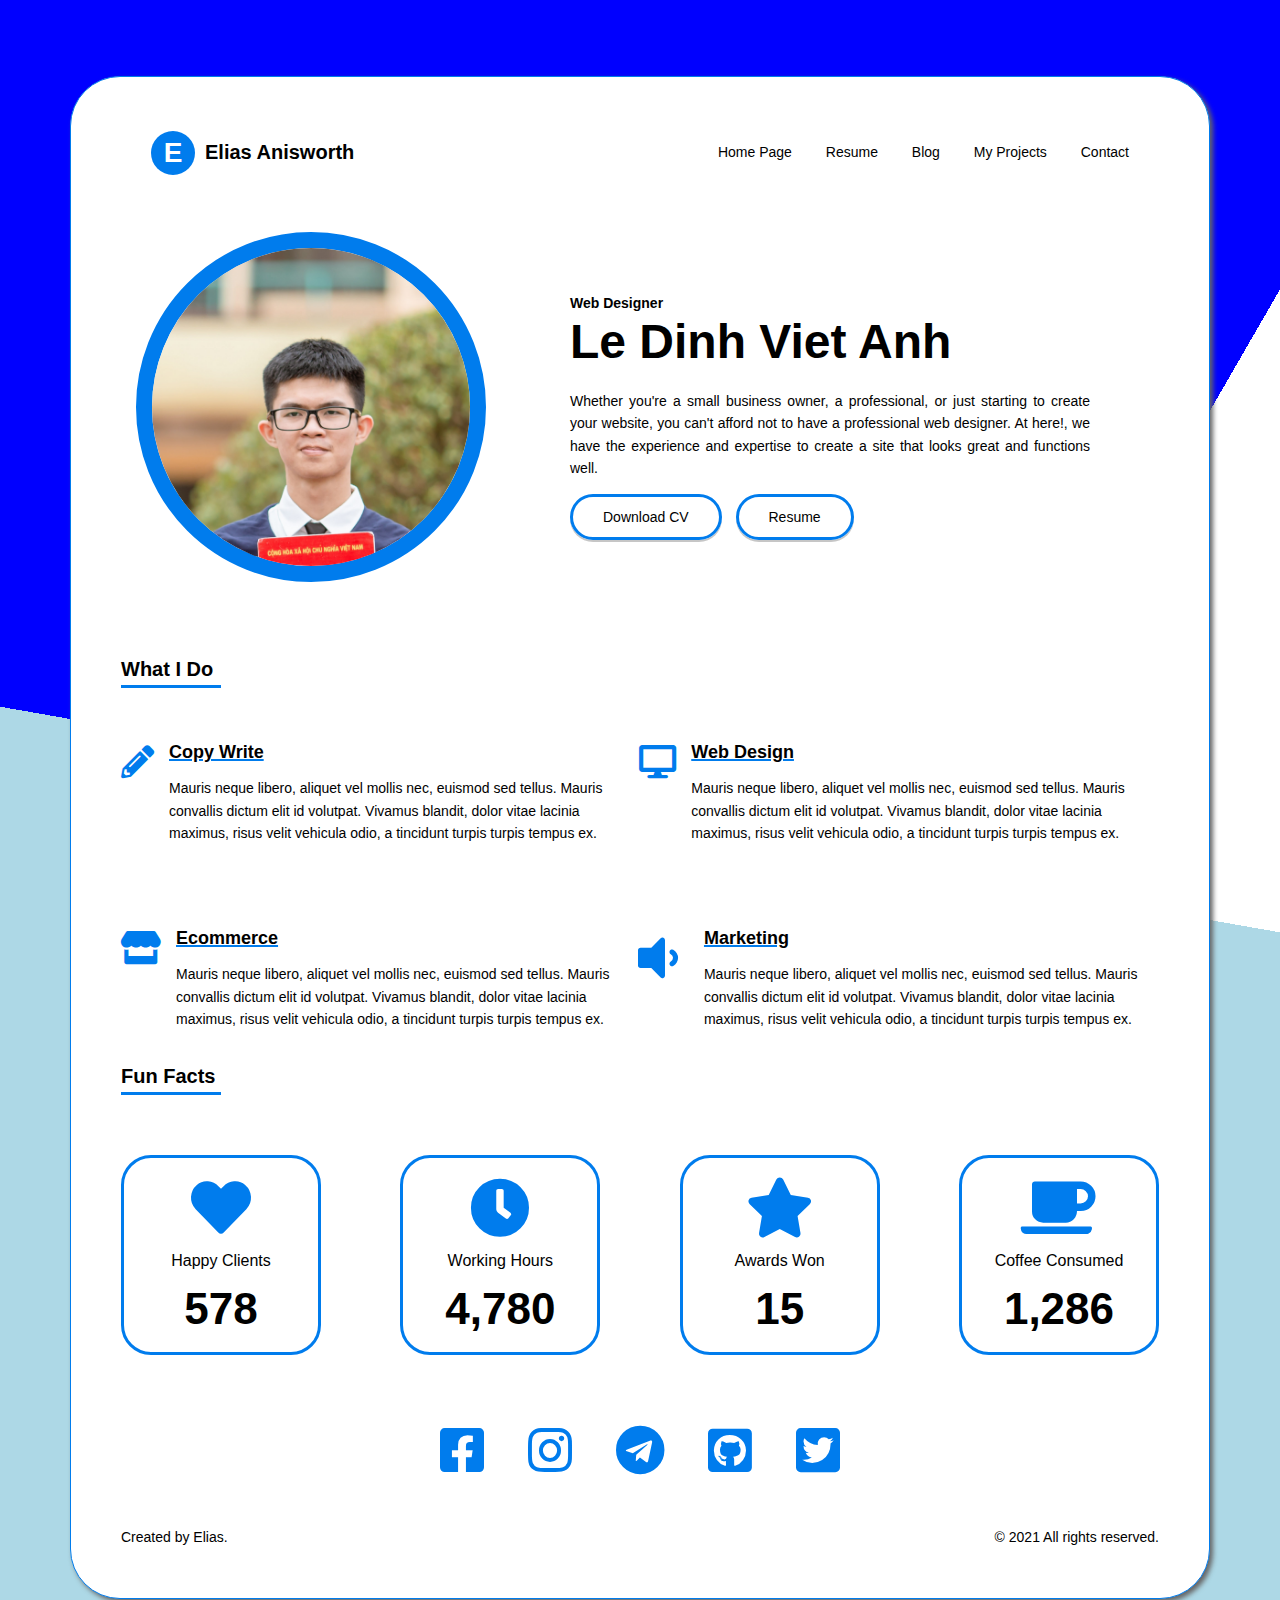
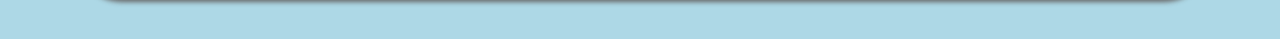
<file: index.html>
<!doctype html>
<html lang="en">
<head>
    <meta charset="UTF-8">
    <meta name="viewport" content="width=device-width, user-scalable=no, initial-scale=1.0, maximum-scale=1.0, minimum-scale=1.0">
    <meta http-equiv="X-UA-Compatible" content="ie=edge">
    <title>The first my CV</title>
    <link rel="icon" href="assets/img/ico-homepage/e.ico" type="image/x-icon" />
    <link rel="stylesheet" href="./assets/CSS/style-PC.css">
    <link rel="stylesheet" href="./assets/img/icons/fontawesome-free-5.15.4-web/css/all.css">
    <link rel="stylesheet" href="assets/CSS/css-js.css"> <!--thêm class cta vào để có animation-->
    <script src="assets/JS/js-animation.js"></script>
</head>
<body>
<div class="view-all ">
    <div class="view" >
        <!--Start Header-->
        <div class="header">
            <div class="nav">
                <ul class="main-nav logo-main">
                    <li class="logo-symbol" >E</li>
                    <li class="nav-items logo-text">Elias Anisworth</li>
                </ul>
                <ul class="main-nav ">
                    <li class="nav-items cta" ><a href="#">Home Page</a></li>
                    <li class="nav-items cta" ><a href="index-resume.html">Resume</a></li>
                    <li class="nav-items" ><a href="index-blogs.html">Blog</a></li>
                    <li class="nav-items" ><a href="#">My Projects</a></li>
                    <li class="nav-items" ><a href="index-contact.html">Contact</a></li>
                </ul>
            </div>
        </div>
        <!--Begin Header-->

        <!--Start Review My Sefl-->
        <div class="slider">
            <div class="content">
                <div class="profile-avt__mysefl" ><img class="img-avt" src="assets/img/Avatar/Profile-Avatar.jpg" alt="Avatar"></div>
                <div class="content-mysefl">
                    <div class="text__mysefl" >
                        <h1>Web Designer</h1>
                        <h2>Le Dinh Viet Anh</h2>
                        <p>Whether you're a small business owner, a professional, or just starting to create your website, you can't afford not to have a professional web designer. At here!, we have the experience and expertise to create a site that looks great and functions well.</p>
                    </div>
                    <div class="btn__mysefl" >
                        <a href="#" class="downCV-btn" >Download CV</a>
                        <a href="index-resume.html" class="aboutme-btn cta anim-trans" >Resume</a>
                    </div>
                </div>
            </div>
        </div>
        <!--Begin Review My Self-->
        <div class="What-I-Do">
            <h1>What I Do</h1>
            <div class="layout-w">
                <div class="layout2-w">
                    <div class="layout1-w">
                        <div class="content-w layout-items-w">
                            <div class="icons-w ">
                                <i class="fas fa-pencil-alt ico-w"></i>
                            </div>
                            <div class="content-w-s">
                                <h2>Copy Write</h2>
                                <p>Mauris neque libero, aliquet vel mollis nec, euismod sed tellus. Mauris convallis dictum elit id volutpat. Vivamus blandit, dolor vitae lacinia maximus, risus velit vehicula odio, a tincidunt turpis turpis tempus ex.</p>
                            </div>
                        </div>

                        <div class="content-w layout-items-w">
                            <div class="icons-w ">
                                <i class="fas fa-desktop ico-w"></i>
                            </div>
                            <div class="content-w-s">
                                <h2>Web Design</h2>
                                <p>Mauris neque libero, aliquet vel mollis nec, euismod sed tellus. Mauris convallis dictum elit id volutpat. Vivamus blandit, dolor vitae lacinia maximus, risus velit vehicula odio, a tincidunt turpis turpis tempus ex.</p>            </div>
                        </div>
                    </div>

                    <div class="layout1-w">
                        <div class="content-w layout-items-w">
                            <div class="icons-w ">
                                <i class="fas fa-store ico-w"></i>
                            </div>
                            <div class="content-w-s">
                                <h2>Ecommerce</h2>
                                <p>Mauris neque libero, aliquet vel mollis nec, euismod sed tellus. Mauris convallis dictum elit id volutpat. Vivamus blandit, dolor vitae lacinia maximus, risus velit vehicula odio, a tincidunt turpis turpis tempus ex.</p>
                            </div>
                        </div>

                        <div class="content-w layout-items-w">
                            <div class="icons-w ">
                                <i class="fas fa-volume-down ico-w"></i>
                            </div>
                            <div class="content-w-s">
                                <h2>Marketing</h2>
                                <p>Mauris neque libero, aliquet vel mollis nec, euismod sed tellus. Mauris convallis dictum elit id volutpat. Vivamus blandit, dolor vitae lacinia maximus, risus velit vehicula odio, a tincidunt turpis turpis tempus ex.</p>
                            </div>
                        </div>
                    </div>
                </div>
            </div>
        </div>
        <div class="funfacts">
            <h1>Fun Facts</h1>
            <div class="facts-main">
                <div class="facts-items">
                    <div class="zxc">
                        <i class="fas fa-heart facts-icos"></i>
                        <p>Happy Clients</p>
                        <h1>578</h1>
                    </div>
                </div>
                <div class="facts-items">
                    <i class="fas fa-clock facts-icos"></i>
                    <p>Working Hours</p>
                    <h1>4,780</h1>
                </div>
                <div class="facts-items">
                    <i class="fas fa-star facts-icos"></i>
                    <p>Awards Won</p>
                    <h1>15</h1>
                </div>
                <div class="facts-items">
                    <i class="fas fa-coffee facts-icos"></i>
                    <p>Coffee Consumed</p>
                    <h1>1,286</h1>
                </div>
            </div>
        </div>

        <div class="footer">
            <div class="footer-socicals">
                <a href="https://www.facebook.com/VietAnh24521/" target="_blank" ><i class="fab fa-facebook-square footer-ico"></i></a>
                <a href="https://www.instagram.com/le.dinh.vanh/" target="_blank" ><i class="fab fa-instagram footer-ico"></i></a>
                <a href="https://t.me/Contactvanh21" target="_blank" ><i class="fab fa-telegram footer-ico"></i></a>
                <a href="https://github.com/" target="_blank" ><i class="fab fa-github-square footer-ico"></i></a>
                <a href="https://twitter.com/EliasAnisworth" target="_blank" ><i class="fab fa-twitter-square footer-ico"></i></a>
            </div>
            <div class="text-footer">
                <p>Created by Elias.</p>
                <p>© 2021 All rights reserved.</p>
            </div>
        </div>
    </div>
</div>

<script src="assets/JS/js-animation.js"></script>

</body>
</html>
</file>
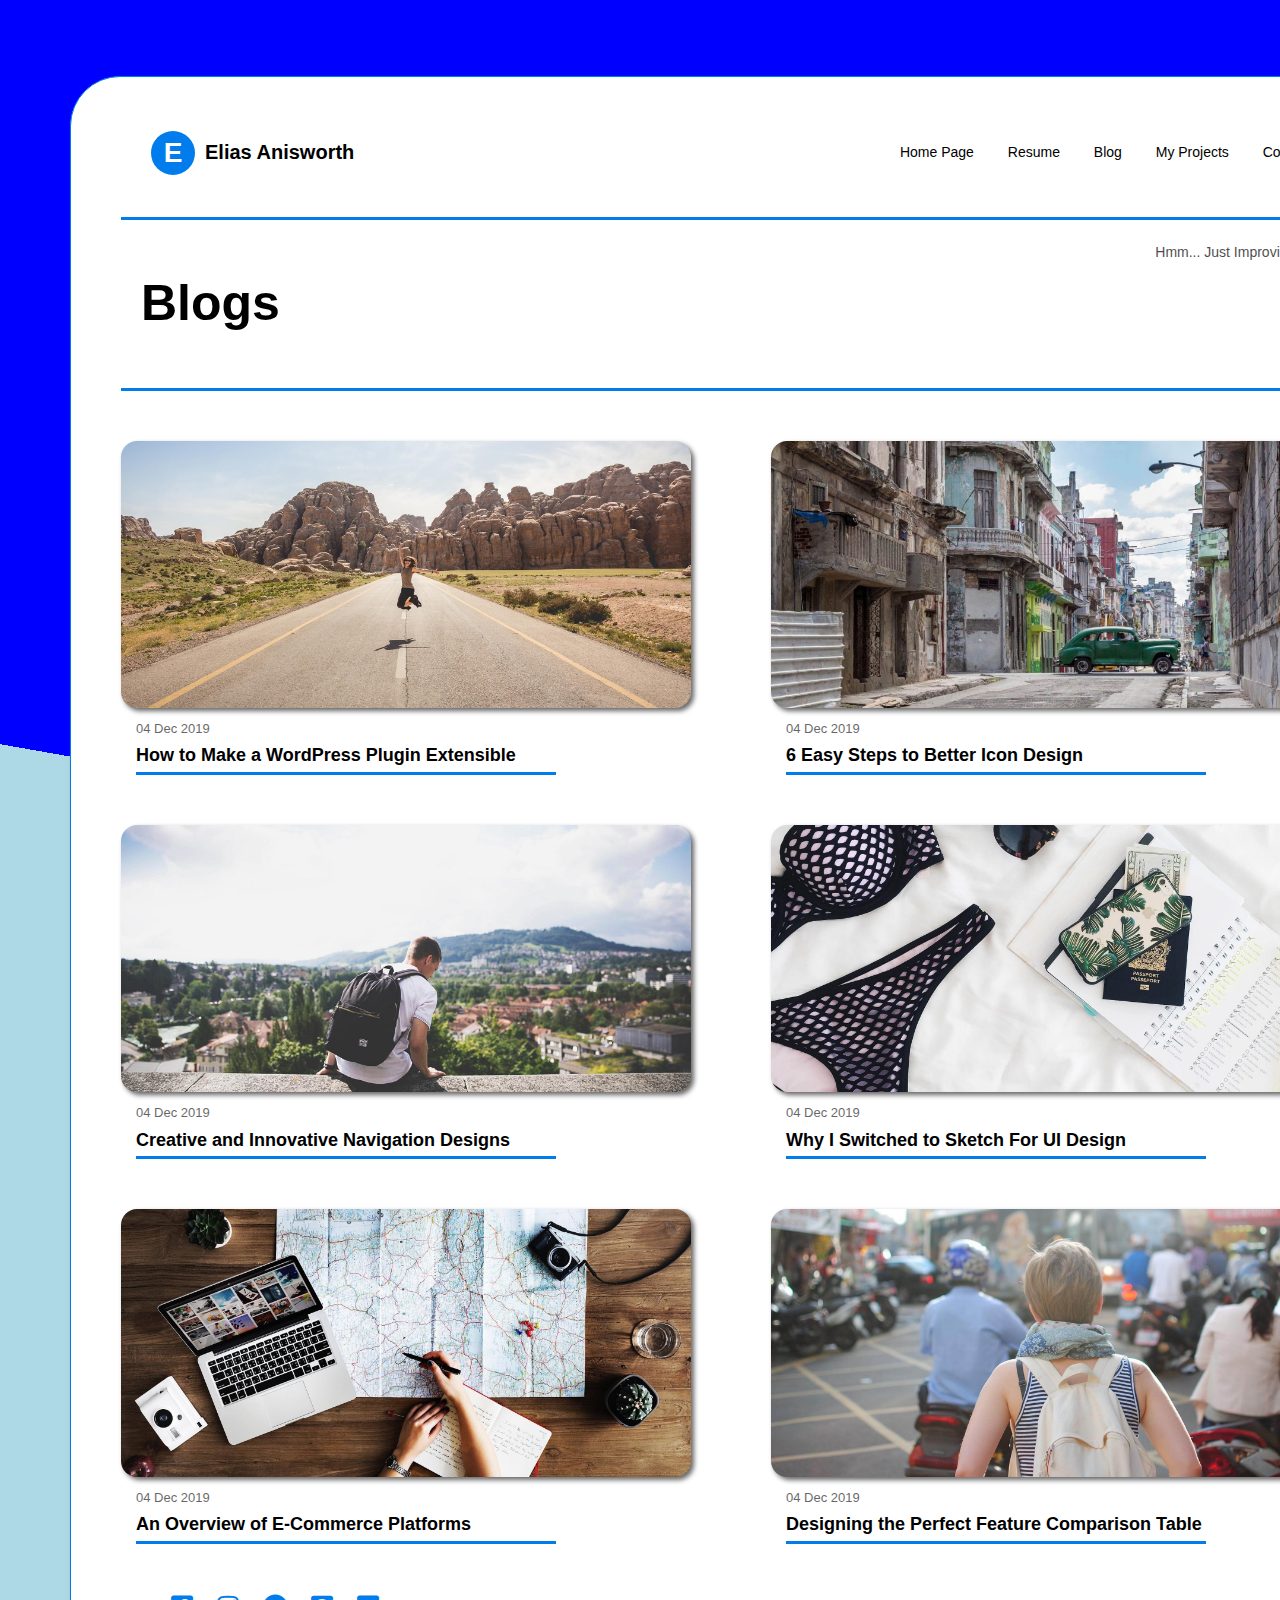
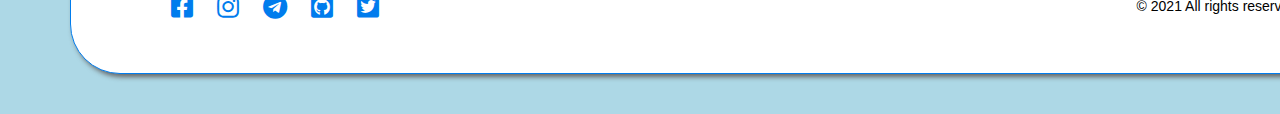
<file: index-blogs.html>
<!DOCTYPE html>
<html lang="en">
<head>
    <meta charset="UTF-8">
    <meta name="viewport"
          content="width=device-width, user-scalable=no, initial-scale=1.0, maximum-scale=1.0, minimum-scale=1.0">
    <meta http-equiv="X-UA-Compatible" content="ie=edge">
    <title>Blogs</title>
    <link rel="stylesheet" href="assets/CSS/blogs.css">
    <link rel="stylesheet" href="./assets/img/icons/fontawesome-free-5.15.4-web/css/all.css">
    <link rel="icon" href="assets/img/ico-homepage/e.ico" type="image/x-icon" />
</head>
<body>
    <div class="view-all ">
        <div class="view" >
            <!--Start Header-->
            <div class="header">
                <div class="nav">
                    <ul class="main-nav logo-main">
                        <li class="logo-symbol" >E</li>
                        <li class="nav-items logo-text">Elias Anisworth</li>
                    </ul>
                    <ul class="main-nav ">
                        <li class="nav-items" ><a href="index.html">Home Page</a></li>
                        <li class="nav-items" ><a href="index-resume.html">Resume</a></li>
                        <li class="nav-items" ><a href="index-blogs.html">Blog</a></li>
                        <li class="nav-items" ><a href="#">My Projects</a></li>
                        <li class="nav-items" ><a href="index-contact.html">Contact</a></li>
                    </ul>
                </div>
            </div>
            <!--Begin Header-->

            <!--start blogs-->
            <div class="title-name">
                <div class="title-big-name">
                    <h1>Blogs</h1>
                    <p>Hmm... Just Improvisation!</p>
                </div>
            </div>
            <!--begin blogs-->
            <!--columns start-->
                <div class="blogs">
                    <div class="blogs-items-1 blogs-content">
                        <div class="blogs-img">
                            <a href="#"><img class="zoom" src="assets/img/blogs-img/img-blogs-1.jpg" alt=""></a>
                        </div>
                        <div class="blogs-title">
                            <p>04 Dec 2019</p>
                            <h1>How to Make a WordPress Plugin Extensible</h1>
                        </div>
                    </div>
                    <div class="blogs-items-2 blogs-content">
                        <div class="blogs-img">
                            <a href="#"><img class="zoom" src="assets/img/blogs-img/img-blogs-2.jpg" alt=""></a>
                        </div>
                        <div class="blogs-title">
                            <p>04 Dec 2019</p>
                            <h1>6 Easy Steps to Better Icon Design</h1>
                        </div>
                    </div>
                </div>
                <div class="blogs">
                <div class="blogs-items-1 blogs-content">
                    <div class="blogs-img">
                        <a href="#"><img class="zoom" src="assets/img/blogs-img/img-blogs-3.jpg" alt=""></a>
                    </div>
                    <div class="blogs-title">
                        <p>04 Dec 2019</p>
                        <h1>Creative and Innovative Navigation Designs</h1>
                    </div>
                </div>
                <div class="blogs-items-2 blogs-content">
                    <div class="blogs-img">
                        <a href="#"><img class="zoom" src="assets/img/blogs-img/img-blogs-4.jpg" alt=""></a>
                    </div>
                    <div class="blogs-title">
                        <p>04 Dec 2019</p>
                        <h1>Why I Switched to Sketch For UI Design</h1>
                    </div>
                </div>
            </div>
                <div class="blogs">
                <div class="blogs-items-1 blogs-content">
                    <div class="blogs-img">
                        <a href="#"><img class="zoom" src="assets/img/blogs-img/img-blogs-5.jpg" alt=""></a>
                    </div>
                    <div class="blogs-title">
                        <p>04 Dec 2019</p>
                        <h1>An Overview of E-Commerce Platforms</h1>
                    </div>
                </div>
                <div class="blogs-items-2 blogs-content">
                    <div class="blogs-img">
                        <a href="#"><img class="zoom" src="assets/img/blogs-img/img-blogs-6.jpg" alt=""></a>
                    </div>
                    <div class="blogs-title">
                        <p>04 Dec 2019</p>
                        <h1>Designing the Perfect Feature Comparison Table</h1>
                    </div>
                </div>
            </div>
            <!--columns end-->
            <!--footer-rusume-->
            <div class="footer">
                <div class="footer-socicals">
                    <a href="https://www.facebook.com/VietAnh24521/" target="_blank" ><i class="fab fa-facebook-square footer-ico"></i></a>
                    <a href="https://www.instagram.com/le.dinh.vanh/" target="_blank" ><i class="fab fa-instagram footer-ico"></i></a>
                    <a href="https://t.me/Contactvanh21" target="_blank" ><i class="fab fa-telegram footer-ico"></i></a>
                    <a href="https://github.com/" target="_blank" ><i class="fab fa-github-square footer-ico"></i></a>
                    <a href="https://twitter.com/EliasAnisworth" target="_blank" ><i class="fab fa-twitter-square footer-ico"></i></a>
                </div>

                <div class="footer-text">
                    <p>© 2021 All rights reserved.</p>
                </div>
            </div>
            <!--footer-rusume-->
        </div>
    </div>
</body>
</html>
</file>
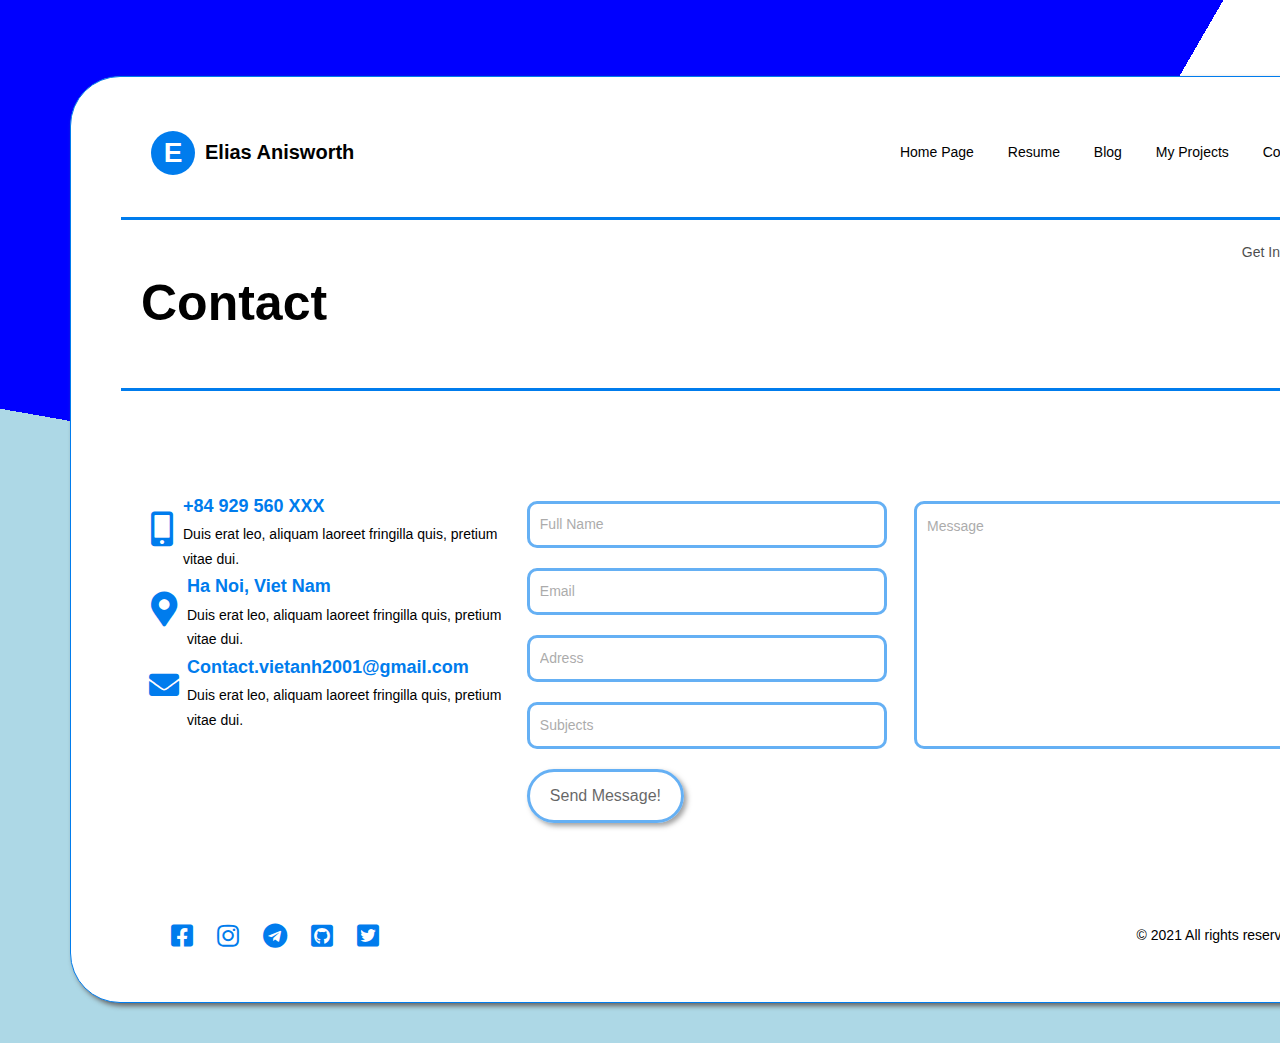
<file: index-contact.html>
<!doctype html>
<html lang="en">
<head>
    <meta charset="UTF-8">
    <meta name="viewport"
          content="width=device-width, user-scalable=no, initial-scale=1.0, maximum-scale=1.0, minimum-scale=1.0">
    <meta http-equiv="X-UA-Compatible" content="ie=edge">
    <title>Contact</title>
    <link rel="icon" href="assets/img/ico-homepage/e.ico" type="image/x-icon" />
    <link rel="stylesheet" href="./assets/img/icons/fontawesome-free-5.15.4-web/css/all.css">
    <link rel="stylesheet" href="assets/CSS/contact.css">
</head>
<body>
    <div class="view-all ">
        <div class="view" >
            <!--Start Header-->
            <div class="header">
                <div class="nav">
                    <ul class="main-nav logo-main">
                        <li class="logo-symbol" >E</li>
                        <li class="nav-items logo-text">Elias Anisworth</li>
                    </ul>
                    <ul class="main-nav ">
                        <li class="nav-items" ><a href="index.html">Home Page</a></li>
                        <li class="nav-items" ><a href="index-resume.html">Resume</a></li>
                        <li class="nav-items" ><a href="index-blogs.html">Blog</a></li>
                        <li class="nav-items" ><a href="#">My Projects</a></li>
                        <li class="nav-items" ><a href="#">Contact</a></li>
                    </ul>
                </div>
            </div>
            <!--Begin Header-->
            <!--start blogs-->
            <div class="title-name">
                <div class="title-big-name">
                    <h1>Contact</h1>
                    <p>Get In Touch</p>
                </div>
            </div>
            <!--begin blogs-->
            <!--contact A-->
            <div class="contact">
                <div class="contact-text">
                    <div class="text-items">
                        <i class="fas fa-mobile-alt"></i>
                        <div class="title-contact">
                            <h1>+84 929 560 XXX</h1>
                            <p>Duis erat leo, aliquam laoreet fringilla quis, pretium vitae dui.</p>
                        </div>
                    </div>
                    <div class="text-items">
                        <i class="fas fa-map-marker-alt"></i>
                        <div class="title-contact">
                            <h1>Ha Noi, Viet Nam</h1>
                            <p>Duis erat leo, aliquam laoreet fringilla quis, pretium vitae dui.</p>
                        </div>
                    </div>
                    <div class="text-items">
                        <i class="fas fa-envelope"></i>
                        <div class="title-contact">
                            <h1>Contact.vietanh2001@gmail.com</h1>
                            <p>Duis erat leo, aliquam laoreet fringilla quis, pretium vitae dui.</p>
                        </div>
                    </div>
                </div>
                <div class="contact-input">
                    <div class="input-row1">
                        <div class="input-ex" ><input type="text" placeholder="Full Name"></div>
                        <div class="input-ex" ><input type="text" placeholder="Email"></div>
                        <div class="input-ex" ><input type="text" placeholder="Adress"></div>
                        <div class="input-ex" ><input type="text" placeholder="Subjects"></div>
                        <div class="contact-btn" ><a href="#">Send Message!</a></div>
                    </div>
                    <div class="input-row2">
                        <input type="text"placeholder="Message">
                    </div>
                </div>
            </div>
            <!--contact B-->
            <!--footer-rusume-->
            <div class="footer">
                <div class="footer-socicals">
                    <a href="https://www.facebook.com/VietAnh24521/" target="_blank" ><i class="fab fa-facebook-square footer-ico"></i></a>
                    <a href="https://www.instagram.com/le.dinh.vanh/" target="_blank" ><i class="fab fa-instagram footer-ico"></i></a>
                    <a href="https://t.me/Contactvanh21" target="_blank" ><i class="fab fa-telegram footer-ico"></i></a>
                    <a href="https://github.com/" target="_blank" ><i class="fab fa-github-square footer-ico"></i></a>
                    <a href="https://twitter.com/EliasAnisworth" target="_blank" ><i class="fab fa-twitter-square footer-ico"></i></a>
                </div>

                <div class="footer-text">
                    <p>© 2021 All rights reserved.</p>
                </div>
            </div>
            <!--footer-rusume-->
        </div>
    </div>
</body>
</html>
</file>
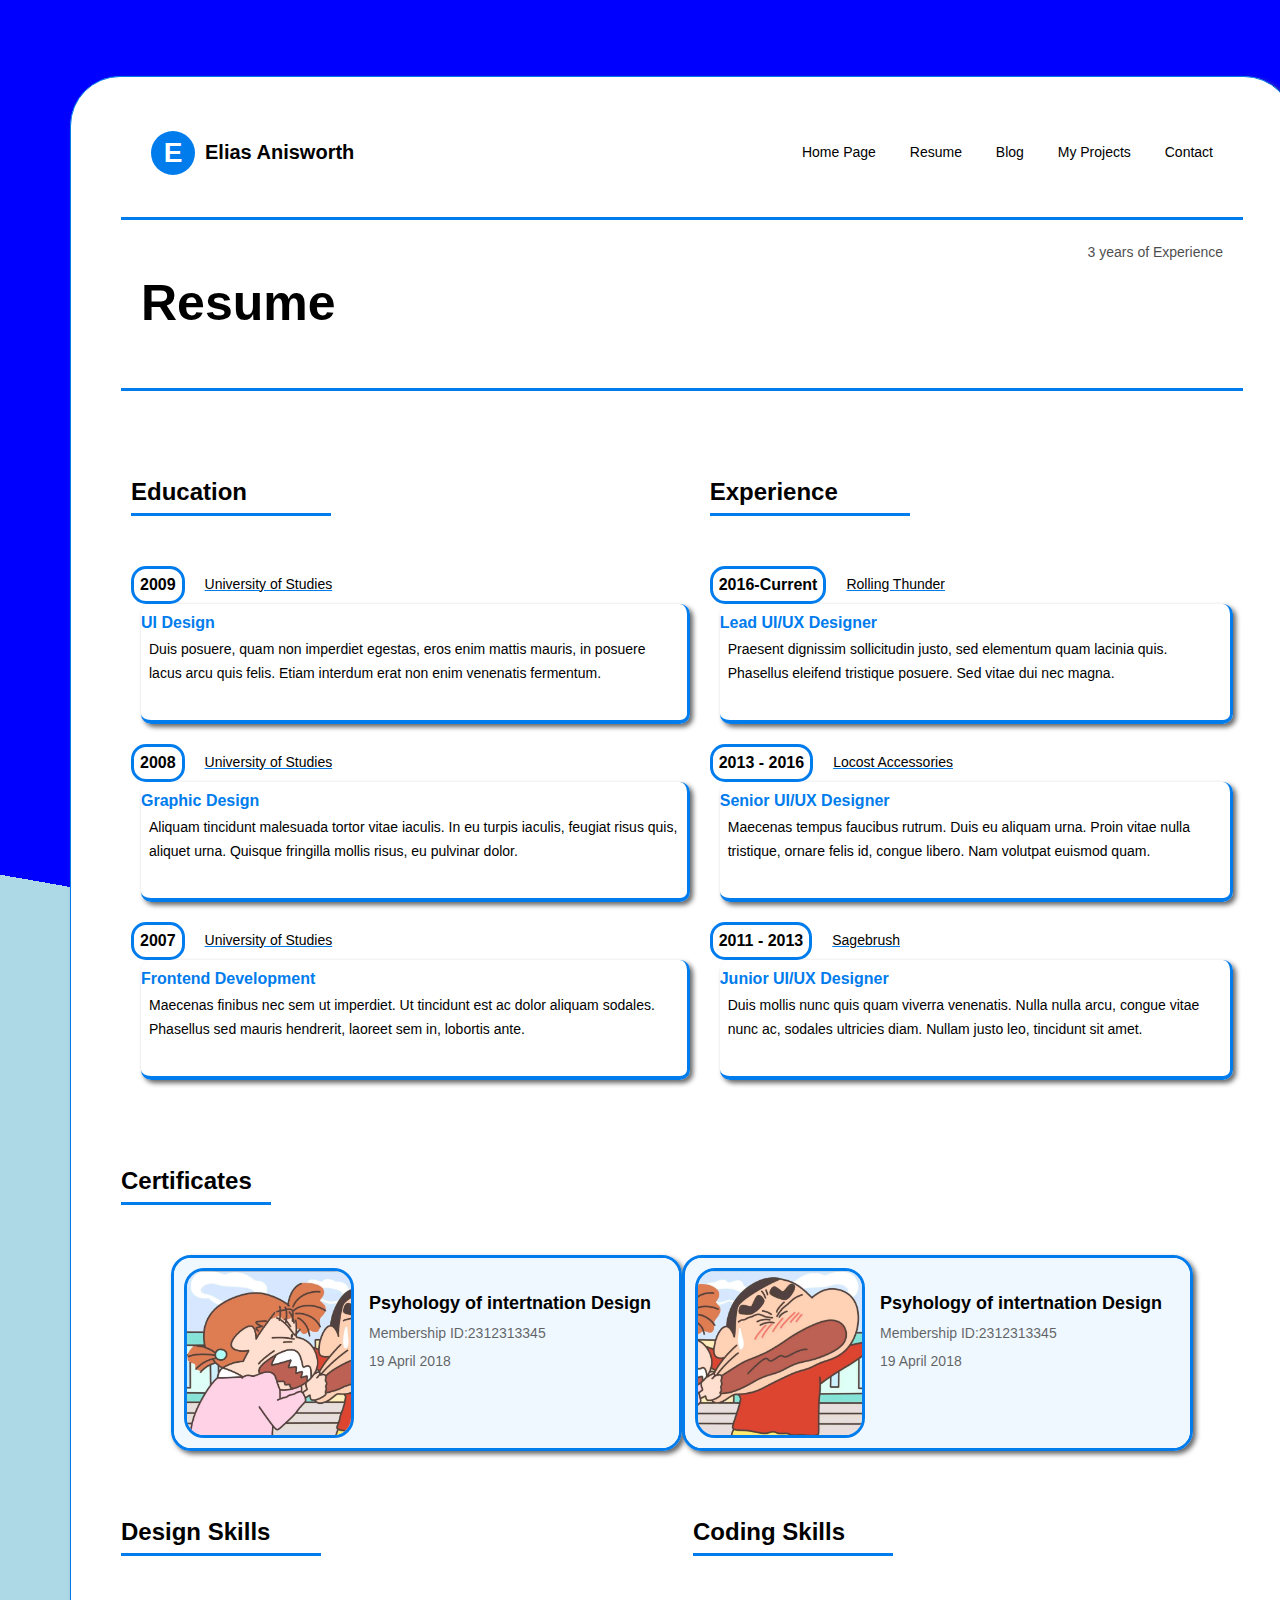
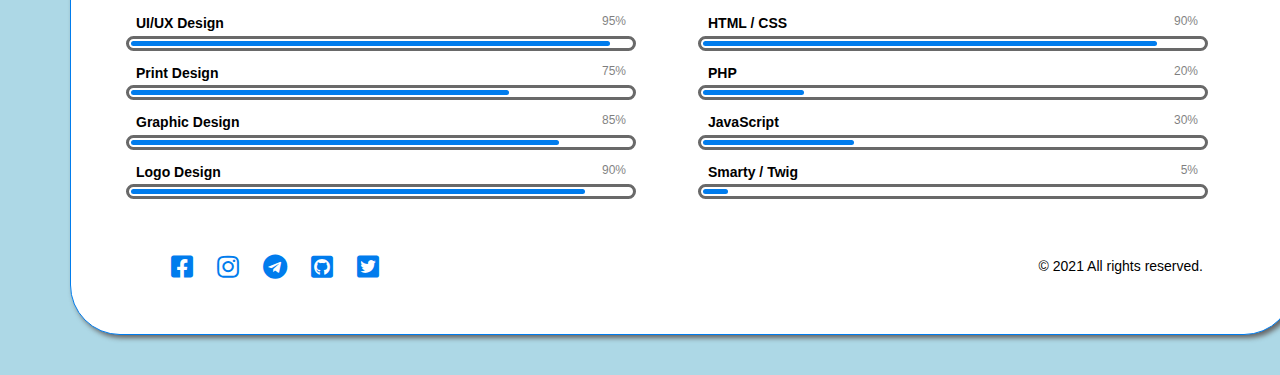
<file: index-resume.html>
<!doctype html>
<html lang="en">
<head>
    <meta charset="UTF-8">
    <meta name="viewport"
          content="width=device-width, user-scalable=no, initial-scale=1.0, maximum-scale=1.0, minimum-scale=1.0">
    <meta http-equiv="X-UA-Compatible" content="ie=edge">
    <title>Resume</title>
    <link rel="stylesheet" href="assets/CSS/Resume.css">
    <link rel="stylesheet" href="./assets/img/icons/fontawesome-free-5.15.4-web/css/all.css">
    <link rel="icon" href="assets/img/ico-homepage/e.ico" type="image/x-icon" />
</head>
<body>
    <div class="view-all ">
        <div class="view" >
                <!--Start Header-->
           <div class="header">
                <div class="nav">
                    <ul class="main-nav logo-main">
                        <li class="logo-symbol" >E</li>
                        <li class="nav-items logo-text">Elias Anisworth</li>
                    </ul>
                    <ul class="main-nav ">
                        <li class="nav-items cta" ><a href="index.html">Home Page</a></li>
                        <li class="nav-items" ><a href="#">Resume</a></li>
                        <li class="nav-items" ><a href="index-blogs.html">Blog</a></li>
                        <li class="nav-items" ><a href="#">My Projects</a></li>
                        <li class="nav-items" ><a href="index-contact.html">Contact</a></li>
                    </ul>
                </div>
           </div>
                <!--Begin Header-->

                <!--start resume-->
            <div class="title-name">
                <div class="title-big-name">
                    <h1>Resume</h1>
                    <p>3 years of Experience</p>
                </div>
            </div>
                <!--begin resume-->

                <!--start edu-->
            <div class="education-experience">
                <div class="education-form">
                    <div class="title-edu"><h1>Education</h1></div>
                    <div class="edu-item-1">
                        <div class="title-item-1">
                            <div class="year-item-1">
                                <h1>2009</h1>
                                <p>University of Studies</p>
                            </div>
                            <div class="content-item-1">
                                <h1>UI Design</h1>
                                <p>Duis posuere, quam non imperdiet egestas, eros enim mattis mauris, in posuere lacus arcu quis felis. Etiam interdum erat non enim venenatis fermentum.</p>
                            </div>
                        </div>
                    </div>
                    <div class="edu-item-1">
                        <div class="title-item-1">
                            <div class="year-item-1">
                                <h1>2008</h1>
                                <p>University of Studies</p>
                            </div>
                            <div class="content-item-1">
                                <h1>Graphic Design</h1>
                                <p>Aliquam tincidunt malesuada tortor vitae iaculis. In eu turpis iaculis, feugiat risus quis, aliquet urna. Quisque fringilla mollis risus, eu pulvinar dolor.</p>
                            </div>
                        </div>
                    </div>
                    <div class="edu-item-1">
                        <div class="title-item-1">
                            <div class="year-item-1">
                                <h1>2007</h1>
                                <p>University of Studies</p>
                            </div>
                            <div class="content-item-1">
                                <h1>Frontend Development</h1>
                                <p>Maecenas finibus nec sem ut imperdiet. Ut tincidunt est ac dolor aliquam sodales. Phasellus sed mauris hendrerit, laoreet sem in, lobortis ante.</p>
                            </div>
                        </div>
                    </div>
                </div>
                <div class="experience-form">
                    <div class="title-exp"><h1>Experience</h1></div>
                    <div class="item-1">
                        <div class="title-item-1">
                            <div class="year-item-1">
                                <h1>2016-Current</h1>
                                <p>Rolling Thunder</p>
                            </div>
                            <div class="content-item-1">
                                <h1>Lead UI/UX Designer</h1>
                                <p>Praesent dignissim sollicitudin justo, sed elementum quam lacinia quis. Phasellus eleifend tristique posuere. Sed vitae dui nec magna.</p>
                            </div>
                            <div class="edu-item-1">
                                <div class="title-item-1">
                                    <div class="year-item-1">
                                        <h1>2013 - 2016</h1>
                                        <p>Locost Accessories</p>
                                    </div>
                                    <div class="content-item-1">
                                        <h1>Senior UI/UX Designer</h1>
                                        <p>Maecenas tempus faucibus rutrum. Duis eu aliquam urna. Proin vitae nulla tristique, ornare felis id, congue libero. Nam volutpat euismod quam.</p>
                                    </div>
                                </div>
                            </div>
                            <div class="edu-item-1">
                                <div class="title-item-1">
                                    <div class="year-item-1">
                                        <h1>2011 - 2013</h1>
                                        <p>Sagebrush</p>
                                    </div>
                                    <div class="content-item-1">
                                        <h1>Junior UI/UX Designer</h1>
                                        <p>Duis mollis nunc quis quam viverra venenatis. Nulla nulla arcu, congue vitae nunc ac, sodales ultricies diam. Nullam justo leo, tincidunt sit amet.</p>
                                    </div>
                                </div>
                            </div>
                        </div>
                    </div>
                </div>
            </div>
                <!--begin edu-->
                <!--A Certificates-->
            <div class="certificates-title">
                <div class="certificates-name"><h1>Certificates</h1></div>
                <div class="certificates-list">
                    <div class="certificates-items-1 items-left">
                        <div class="items-1-padding">
                            <div class="avt-items-1">
                                <img src="assets/img/Avatar-Certificates/avt-1.jpg" alt="1">
                            </div>
                            <div class="content-items-1">
                                <h1>Psyhology of intertnation Design</h1>
                                <p>Membership ID:2312313345</p>
                                <p>19 April 2018</p>
                            </div>
                        </div>
                    </div>
                    <div class="certificates-items-1 items-right">
                        <div class="items-1-padding">
                            <div class="avt-items-1">
                                <img src="assets/img/Avatar-Certificates/avt-2.jpg" alt="2">
                            </div>
                            <div class="content-items-1">
                                <h1>Psyhology of intertnation Design</h1>
                                <p>Membership ID:2312313345</p>
                                <p>19 April 2018</p>
                            </div>
                        </div>
                    </div>
                </div>
            </div>
                <!--B Certificates-->
                <!--A Timeline-->
            <div class="timeline-list">
                <div class="des" >
                    <div class="timeline-title">
                        <h1>Design Skills</h1>
                    </div>
                    <div class="timeline-items">
                        <div class="row-items">
                            <div class="row-title">
                                <h1>UI/UX Design</h1>
                                <p>95%</p>
                            </div>
                            <div class="row-ruler-all">
                                <div class="row-ruler row-UI"></div>
                            </div>
                        </div>
                    </div>
                    <div class="timeline-items">
                        <div class="row-items">
                            <div class="row-title">
                                <h1>Print Design</h1>
                                <p>75%</p>
                            </div>
                            <div class="row-ruler-all">
                                <div class="row-ruler row-Print"></div>
                            </div>
                        </div>
                    </div>
                    <div class="timeline-items">
                        <div class="row-items">
                            <div class="row-title">
                                <h1>Graphic Design</h1>
                                <p>85%</p>
                            </div>
                            <div class="row-ruler-all">
                                <div class="row-ruler row-Graphic"></div>
                            </div>
                        </div>
                    </div>
                    <div class="timeline-items">
                        <div class="row-items">
                            <div class="row-title">
                                <h1>Logo Design</h1>
                                <p>90%</p>
                            </div>
                            <div class="row-ruler-all">
                                <div class="row-ruler row-Logo"></div>
                            </div>
                        </div>
                    </div>
                </div>
                <div class="cod" >
                    <div class="timeline-title">
                        <h1>Coding Skills</h1>
                    </div>
                    <div class="timeline-items">
                        <div class="row-items">
                            <div class="row-title">
                                <h1>HTML / CSS</h1>
                                <p>90%</p>
                            </div>
                            <div class="row-ruler-all">
                                <div class="row-ruler row-HTML"></div>
                            </div>
                        </div>
                    </div>
                    <div class="timeline-items">
                        <div class="row-items">
                            <div class="row-title">
                                <h1>PHP</h1>
                                <p>20%</p>
                            </div>
                            <div class="row-ruler-all">
                                <div class="row-ruler row-PHP"></div>
                            </div>
                        </div>
                    </div>
                    <div class="timeline-items">
                        <div class="row-items">
                            <div class="row-title">
                                <h1>JavaScript</h1>
                                <p>30%</p>
                            </div>
                            <div class="row-ruler-all">
                                <div class="row-ruler row-JavaScript"></div>
                            </div>
                        </div>
                    </div>
                    <div class="timeline-items">
                        <div class="row-items">
                            <div class="row-title">
                                <h1>Smarty / Twig</h1>
                                <p>5%</p>
                            </div>
                            <div class="row-ruler-all">
                                <div class="row-ruler row-Smarty"></div>
                            </div>
                        </div>
                    </div>
                </div>
            </div>
                <!--B Timeline-->
                <!--footer-rusume-->
            <div class="footer">
                <div class="footer-socicals">
                    <a href="https://www.facebook.com/VietAnh24521/" target="_blank" ><i class="fab fa-facebook-square footer-ico"></i></a>
                    <a href="https://www.instagram.com/le.dinh.vanh/" target="_blank" ><i class="fab fa-instagram footer-ico"></i></a>
                    <a href="https://t.me/Contactvanh21" target="_blank" ><i class="fab fa-telegram footer-ico"></i></a>
                    <a href="https://github.com/" target="_blank" ><i class="fab fa-github-square footer-ico"></i></a>
                    <a href="https://twitter.com/EliasAnisworth" target="_blank" ><i class="fab fa-twitter-square footer-ico"></i></a>
                </div>

                <div class="footer-text">
                    <p>© 2021 All rights reserved.</p>
                </div>
            </div>
                <!--footer-rusume-->

        </div>
    </div>
    <script src="assets/JS/js-animation.js"></script>
</body>
</html>
</file>
<file: assets/CSS/style-PC.css>
* {
    margin: 0;
    padding: 0;
    box-sizing: border-box;
    font-size: 14px;
    font-family: "Poppins",Helvetica,sans-serif;
    color: black;
    list-style: none;
    text-decoration: none;
    line-height: 1.6;

}
body {
   /* background-color: #007ced;
    background-image: linear-gradient(#007ced, #0084FF);*/
    padding: 40px 70px ;
    /*min-height: 1920px;*/
    /*
    background: url('../img/Background/cover.jpg') top center / cover no-repeat;
    */
    display: flex;
    margin: 36px auto 0 auto;
    background-image: linear-gradient(10deg, lightblue 50%, transparent 50%), linear-gradient(-60deg, white 35%, transparent 30%) ;
    background-color: blue;

}

.view-all {
    border: 1px solid #007ced;
    border-radius: 50px;
    -moz-box-shadow: 3px 3px 5px 0px #666;
    -webkit-box-shadow: 3px 3px 5px 0px #666;
    box-shadow: 3px 3px 5px 0px #666;
    background: white;
    margin: auto;
    display: flex;

}

.view {
    max-width: 1320px;
    margin: auto;
    padding: 50px 50px;

}

/*[base64]*/

/*Start Navigation*/
.nav {
    display: flex;
    background-color: rgba(0,0,0,0);
    justify-content: space-between;
    margin-bottom: 40px;

}

.main-nav {
    
}

.logo-symbol,
.nav-items {
    cursor: pointer;
    transition-duration: 0.4s;
}



.logo-symbol:hover,
.nav-items:hover {
    opacity: 0.3;
}

.logo-text {
    font-size: 20px;
    font-weight: 600;
}

.logo-symbol {
    float: left;
    width: 44px;
    height: 44px;
    line-height: 44px;
    background-color: #007ced;
    border-radius: 100px;
    text-align: center;
    color: #fff;
    font-size: 28px;
    font-weight: 900;
    margin-right: 10px;
    margin-top: 4px;
}

.logo-main {
    margin-left: 30px ;
}

.nav-items {
    display: inline-block;
    line-height: 50px;
    margin-right: 30px;
}

/*End Navigation*/

/*[base64]*/

/*Start Review My Sefl*/
#slider {

}

.content {
    display: flex;
    padding: 15px 0;
    margin: auto;

}


.img-avt {
    width: 350px;
    height: 350px;
    border-radius: 200px;
    border: 16px solid #007ced;

}

.profile-avt__mysefl {
    padding: 0 15px;
}

.content-mysefl {
    padding: 0 25px;
    margin: auto;
}

.text__mysefl > h2 {
    font-size: 48px;
    line-height: 56px ;
    margin-top: 0;
    margin-bottom: 20px;
    max-width: 560px;

}

.text__mysefl > p {
    margin-bottom: 10px;
    max-width: 520px;
    text-align: justify;
    line-height: 1.6;
}

.btn__mysefl {
    margin-top: 27px;
    text-decoration: none;
}

.downCV-btn,
.aboutme-btn {
    padding: 12px 30px ;
    border: #007ced 3px solid;
    border-radius: 100px;
    background-color: white;
    transition-duration: 0.4s;
    box-shadow: 0 2px #aaaa;
}

.downCV-btn:hover,
.aboutme-btn:hover {
    background-color: #007ced;
    color: white;
}

.aboutme-btn {
    margin-left: 10px;
}

/*Begin Review My Sefl*/

/*[base64]*/

/*Start what i do*/
.What-I-Do > h1 {
    margin-top: 50px;
    font-size: 20px;
    border-bottom: #007ced solid 3px;
    max-width: 100px;
}

.content-w-s > h2 {

    text-decoration: underline 2px solid #007ced;
}

.content-w {
    margin-top: 50px;
    display: flex;
    max-width: 576px;
    min-height: auto;
    flex-direction: row;
}

.content-w-s > h2 {
    font-size: 18px;
    margin-bottom: 10px;
}

.ico-w {
    font-size: 33px;

    margin-bottom: 5px;
    margin-top: 7px;
    color: #007ced;
}

.fa-volume-down {
    font-size: 54px;
    margin-right: 10px;
    margin-bottom: 5px;
    margin-top: 7px;
    color: #007ced;
}

.content-w-s{
    margin-left: 15px;
}

.layout1-w {
    display: flex;
    justify-content: space-between;
}

.layout-items-w {
    margin-bottom: 30px;
    margin-right: 20px;
}

/*Begin what i do*/

/*[base64]*/

/*Start Fun Facts*/
.facts-main {
    display: flex;
    justify-content: space-between;
    padding-top: 10px;

}

.funfacts > h1 {
    max-width: 100px;
    font-size: 20px;
    border-bottom: #007ced solid 3px;
}

.facts-items {
    min-width: 200px;
    height: 200px;
    border: #007ced 3px solid;
    text-align: center;
    border-radius: 30px;
    margin-top: 50px;
}

.facts-icos {
    font-size: 60px;
    padding-top: 20px;
    color: #007ced;
}

.facts-items h1 {
    font-size: 44px;
}

.facts-items p {
    font-size: 16px;
    margin-top: 10px;
}

/*Begin Fun Facts*/

/*[base64]*/
/*Start footer*/
#footer {
    display: inline;
}

.footer-socicals {
    text-align: center;
    margin-top: 70px;
}

.footer-ico {
    font-size: 50px;
    padding: 0 20px;
    color: #007ced;
    cursor: pointer;
    transition-duration: 0.4s;

}

.footer-ico:hover {
    opacity: 0.4;
}

.text-footer {
    display: flex;
    justify-content: space-between;
    bottom: 0;
}

.text-footer > p {
    margin-top: 50px;
    bottom: 0;
}
/*Begin footer*/
</file>
<file: assets/CSS/css-js.css>
/** {
    padding:0;
    margin:0;
}

body {
    background:#fff;
    overflow-x:hidden;
    font-family:arial;
}*/

.transition {
    position:absolute;
    height:100%;
    width:30%;
    background:#d6d6d6;
    transform: skewX(-5deg) translateX(-50px);
    transition:2s all ease-in-out;
    -webkit-transition:2s all ease-in-out;
}

/*.content {
    position:relative;
    padding:200px 0 0 200px;
    color:#000;
    z-index:10;
    height:300px;
}*/

/*.cta {
    outline:none;
    border:none;
    text-decoration:none;
    text-transform:uppercase;
    background:#202020;
    color:#eaeaea;
    box-sizing:border-box;
    margin-top:20px;
    padding:10px 40px;
}*/

.anim-trans {
    animation: anim 4s ease-in-out;
}

@keyframes anim{
    0% { }
    20%  { z-index:11;\transform: skewX(5deg) translateX(-100%); }
    40%   { transform: skewX(0deg) translateX(0);
        width:100%; z-index:11; box-shadow: 10px 10px 5px #eaeaea;}
    60%   { transform: skewX(3deg) translateX(0);
        width:100%;z-index:11; box-shadow: 10px 10px 5px #eaeaea;}
    80%   { transform: skewX(1deg) translateX(-100%);
        width:60%;z-index:11; box-shadow: 10px 10px 5px #eaeaea;}
    100%   { transform: skewX(-5deg) translateX(-50px);
        width:30%;z-index:1; box-shadow: none;}
}
</file>
<file: assets/CSS/blogs.css>
* {
    margin: 0;
    padding: 0;
    box-sizing: border-box;
    font-size: 14px;
    font-family: "Poppins",Helvetica,sans-serif;
    color: black;
    list-style: none;
    text-decoration: none;
    line-height: 1.75;

}
body {
    /* background-color: #007ced;
     background-image: linear-gradient(#007ced, #0084FF);*/
    /*min-height: 1920px;*/
    /*
    background: url('../img/Background/cover.jpg') top center / cover no-repeat;
    */
    display: flex;
    padding: 40px 70px;
    margin: 36px auto 0 auto;
    background-image: linear-gradient(10deg, lightblue 50%, transparent 50%), linear-gradient(-60deg, white 35%, transparent 30%) ;
    background-color: blue;

}

.zoom {

    background-color: DodgerBlue;
    transition: transform .2s;
    margin: 0 auto;
}
/*Hiệu ứng zoom*/
.zoom:hover {
    transform: scale(1.05);
}

/*Start Navigation*/
.nav {
    display: flex;
    background-color: rgba(0,0,0,0);
    justify-content: space-between;
    margin-bottom: 40px;


}

.main-nav {

}

.logo-symbol,
.nav-items {
    cursor: pointer;
    transition-duration: 0.4s;
}



.logo-symbol:hover,
.nav-items:hover {
    opacity: 0.3;
}

.logo-text {
    font-size: 20px;
    font-weight: 600;
}

.logo-symbol {
    float: left;
    width: 44px;
    height: 44px;
    line-height: 44px;
    background-color: #007ced;
    border-radius: 100px;
    text-align: center;
    color: #fff;
    font-size: 28px;
    font-weight: 900;
    margin-right: 10px;
    margin-top: 4px;
}

.logo-main {
    margin-left: 30px ;
    margin-right: 100px;
}

.nav-items {
    display: inline-block;
    line-height: 50px;
    margin-right: 30px;
}

.view-all {
    border: 1px solid #007ced;
    border-radius: 50px;
    -moz-box-shadow: 3px 3px 5px 0px #666;
    -webkit-box-shadow: 3px 3px 5px 0px #666;
    box-shadow: 3px 3px 5px 0px #666;
    background: white;
    margin: auto;
    display: flex;


}

.view {
    width: 1320px;
    margin: auto;
    padding: 50px 50px;

}

/*Start blogs*/
.title-name {
    border-bottom: #007ced solid 3px;
    border-top: #007ced solid 3px;

}

.title-big-name {
    display: flex;
    justify-content: space-between;
    flex: 1;
}

.title-big-name > h1 {
    font-size: 50px;
    padding: 40px 20px;
}

.title-big-name > p {
    opacity: 0.7;
    padding: 20px 20px;
}

/*Begin blogs*/

/*[base64]*/
/*[base64]*/
/*[base64]*/

.blogs {
    margin-top: 50px;
    display: flex;
    justify-content: space-between;
}

.blogs-img  img {
    max-width: 570px;
    height: auto;
    display: flex;
    border-radius: 16px;
    -moz-box-shadow: 3px 3px 5px 0px #666;
    -webkit-box-shadow: 3px 3px 5px 0px #666;
    box-shadow: 3px 3px 5px 0px #666;
    margin-bottom: 10px;
}

.blogs-title {
    margin-left: 15px;
}

.blogs-title > p {
    font-size: 13px;
    opacity: 0.6;
}

.blogs-title > h1 {
    font-size: 18px;
    border-bottom: #007ced solid 3px;
    max-width: 420px;
}
.blogs-title > h1:hover {
    color: #007ced;
    cursor: pointer;
}
/*end*/
.footer {
    display: flex;
    justify-content: space-between;
    margin-top: 50px;
    padding: 0px 40px;
}


.footer {
    display: flex;
    justify-content: space-between;
}

.footer-ico {
    font-size: 25px;
    padding: 0 10px;
    color: #007ced;
    cursor: pointer;
    transition-duration: 0.4s;
}
.footer-ico:hover {
    opacity: 0.4;
}
/*end*/
</file>
<file: assets/CSS/contact.css>
* {
    margin: 0;
    padding: 0;
    box-sizing: border-box;
    font-size: 14px;
    font-family: "Poppins",Helvetica,sans-serif;
    color: black;
    list-style: none;
    text-decoration: none;
    line-height: 1.75;

}
body {
    /* background-color: #007ced;
     background-image: linear-gradient(#007ced, #0084FF);*/
    /*min-height: 1920px;*/
    /*
    background: url('../img/Background/cover.jpg') top center / cover no-repeat;
    */
    display: flex;
    padding: 40px 70px;
    margin: 36px auto 0 auto;
    background-image: linear-gradient(10deg, lightblue 50%, transparent 50%), linear-gradient(-60deg, white 35%, transparent 30%) ;
    background-color: blue;

}

.zoom {

    background-color: DodgerBlue;
    transition: transform .2s;
    margin: 0 auto;
}
/*Hiệu ứng zoom*/
.zoom:hover {
    transform: scale(1.05);
}

/*Start Navigation*/
.nav {
    display: flex;
    background-color: rgba(0,0,0,0);
    justify-content: space-between;
    margin-bottom: 40px;


}

.main-nav {

}

.logo-symbol,
.nav-items {
    cursor: pointer;
    transition-duration: 0.4s;
}



.logo-symbol:hover,
.nav-items:hover {
    opacity: 0.3;
}

.logo-text {
    font-size: 20px;
    font-weight: 600;
}

.logo-symbol {
    float: left;
    width: 44px;
    height: 44px;
    line-height: 44px;
    background-color: #007ced;
    border-radius: 100px;
    text-align: center;
    color: #fff;
    font-size: 28px;
    font-weight: 900;
    margin-right: 10px;
    margin-top: 4px;
}

.logo-main {
    margin-left: 30px ;
    margin-right: 100px;
}

.nav-items {
    display: inline-block;
    line-height: 50px;
    margin-right: 30px;
}

.view-all {
    border: 1px solid #007ced;
    border-radius: 50px;
    -moz-box-shadow: 3px 3px 5px 0px #666;
    -webkit-box-shadow: 3px 3px 5px 0px #666;
    box-shadow: 3px 3px 5px 0px #666;
    background: white;
    margin: auto;
    display: flex;


}

.view {
    width: 1320px;
    margin: auto;
    padding: 50px 50px;

}

/*Start contact*/
.title-name {
    border-bottom: #007ced solid 3px;
    border-top: #007ced solid 3px;

}

.title-big-name {
    display: flex;
    justify-content: space-between;
    flex: 1;
}

.title-big-name > h1 {
    font-size: 50px;
    padding: 40px 20px;
}

.title-big-name > p {
    opacity: 0.7;
    padding: 20px 20px;
}

/*Begin contact*/
/*end*/
.footer {
    display: flex;
    justify-content: space-between;
    margin-top: 50px;
    padding: 0px 40px;
}


.footer {
    display: flex;
    justify-content: space-between;
}

.footer-ico {
    font-size: 25px;
    padding: 0 10px;
    color: #007ced;
    cursor: pointer;
    transition-duration: 0.4s;
}
.footer-ico:hover {
    opacity: 0.4;
}
/*end*/

.contact {
    display: flex;
    margin: auto;
    justify-content: space-between;
    padding: 50px 20px;
}

.contact-text {
    margin-top: 50px;
}

.contact-input {
    margin-top: 50px;
    display: flex;

}

.title-contact > h1 {
    color: #007ced;
    font-size: 18px;
}

.title-contact > p {
}

.input-ex {
    padding: 10px 0px;

}

.input-ex > input {
    min-width: 360px;
    height: 47px;
    border: 3px solid #007ced;
    border-radius: 10px;
    opacity: 0.6;
    padding: 0px 10px;
}

.input-row2 > input {
    border: 3px solid #007ced;
    border-radius: 10px;
    opacity: 0.6;
    padding-bottom: 208px;
    padding-right: 200px;
    padding-left: 10px;
    padding-top: 10px;
}

.input-row2 {
    padding: 10px 10px;
}

.text-items {
    max-width: 380px;
    display: flex;
}

.fa-map-marker-alt,
.fa-mobile-alt {
    font-size: 35px;
    padding: 20px 10px;
    color: #007ced;
}

.fa-envelope {
    font-size: 30px;
    padding: 18px 8px;
    color: #007ced;

}

.contact-btn {
    border: 3px solid #007ced;
    border-radius: 30px;
    opacity: 0.6;
    margin-right: 220px;
    padding: 10px 10px;
    margin-top: 10px;
    -moz-box-shadow: 3px 3px 5px 0px #666;
    -webkit-box-shadow: 3px 3px 5px 0px #666;
    box-shadow: 3px 3px 5px 0px #666;
}

.contact-btn > a {
    font-size: 16px;
    padding: 20px 10px;
}
</file>
<file: assets/CSS/Resume.css>
* {
    margin: 0;
    padding: 0;
    box-sizing: border-box;
    font-size: 14px;
    font-family: "Poppins",Helvetica,sans-serif;
    color: black;
    list-style: none;
    text-decoration: none;
    line-height: 1.75;

}
body {
    /* background-color: #007ced;
     background-image: linear-gradient(#007ced, #0084FF);*/
    /*min-height: 1920px;*/
    /*
    background: url('../img/Background/cover.jpg') top center / cover no-repeat;
    */
    display: flex;
    padding: 40px 70px;
    margin: 36px auto 0 auto;
    background-image: linear-gradient(10deg, lightblue 50%, transparent 50%), linear-gradient(-60deg, white 35%, transparent 30%) ;
    background-color: blue;

}

/*Start Navigation*/
.nav {
    display: flex;
    background-color: rgba(0,0,0,0);
    justify-content: space-between;
    margin-bottom: 40px;


}

.main-nav {

}

.logo-symbol,
.nav-items {
    cursor: pointer;
    transition-duration: 0.4s;
}



.logo-symbol:hover,
.nav-items:hover {
    opacity: 0.3;
}

.logo-text {
    font-size: 20px;
    font-weight: 600;
}

.logo-symbol {
    float: left;
    width: 44px;
    height: 44px;
    line-height: 44px;
    background-color: #007ced;
    border-radius: 100px;
    text-align: center;
    color: #fff;
    font-size: 28px;
    font-weight: 900;
    margin-right: 10px;
    margin-top: 4px;
}

.logo-main {
    margin-left: 30px ;
    margin-right: 100px;
}

.nav-items {
    display: inline-block;
    line-height: 50px;
    margin-right: 30px;
}

/*End Navigation*/

.view-all {
    border: 1px solid #007ced;
    border-radius: 50px;
    -moz-box-shadow: 3px 3px 5px 0px #666;
    -webkit-box-shadow: 3px 3px 5px 0px #666;
    box-shadow: 3px 3px 5px 0px #666;
    background: white;
    margin: auto;
    display: flex;


}

.view {
    max-width: 1320px;
    margin: auto;
    padding: 50px 50px;

}
/*[base64]*/

/*Start Resume*/
.title-name {
    border-bottom: #007ced solid 3px;
    border-top: #007ced solid 3px;

}

.title-big-name {
    display: flex;
    justify-content: space-between;
    flex: 1;
}

.title-big-name > h1 {
    font-size: 50px;
    padding: 40px 20px;
}

.title-big-name > p {
    opacity: 0.7;
    padding: 20px 20px;
}

/*Begin Resume*/

/*A*/
.education-experience {
    display: flex;
    padding: 80px 0;
}

.education-form,
.experience-form {
    margin-left: 10px;
    margin-right: 10px;
}
.timeline-title > h1,
.title-exp > h1,
.title-edu > h1 {
    font-size: 24px;
    border-bottom: #007ced solid 3px;
    max-width: 200px;
    margin-bottom: 50px;
}

.year-item-1 > h1 {
    font-size: 16px;
    border: 3px solid #007ced;
    border-radius: 15px ;
    padding:2px 6px;
    text-align: center;
}

.year-item-1 > p {
    padding: 6px 20px;
    text-decoration: underline #007ced solid;
}

.year-item-1 {
    margin-top: 20px;
    display: flex;

}

.content-item-1 > h1 {
    color: #007ced;
    font-size:16px ;
}

.content-item-1 > p {
    margin-right: 8px;
    margin-left: 8px;

}

.content-item-1 {
    margin-left: 10px;
    border-bottom: 4px solid #007ced;
    border-right: 3px solid #007ced;
    border-left: none;
    border-top: none;
    border-radius: 10px;
    padding: 5px 0px;
    min-height: 120px;
    -moz-box-shadow: 3px 3px 5px 0px #666;
    -webkit-box-shadow: 3px 3px 5px 0px #666;
    box-shadow: 3px 3px 5px 0px #666;
}
/*A*/

/*Certificates*/
.certificates-name > h1 {
    font-size: 24px;
    border-bottom: #007ced solid 3px;
    max-width: 150px;
    margin-bottom: 50px;
}

.avt-items-1 > img {
    width: 170px;
    height: 170px;
    border: 3px solid #007ced;
    border-radius: 20px;
    margin-bottom: -7px;

}

.certificates-list {
    display: flex;
    justify-content: space-between;
    padding: 0 50px;
}


.certificates-items-1 {
    border: 3px solid #007ced;
    border-radius: 20px;
    margin-bottom: 30px;
    -moz-box-shadow: 3px 3px 5px 0px #666;
    -webkit-box-shadow: 3px 3px 5px 0px #666;
    box-shadow: 3px 3px 5px 0px #666;

}

.items-1-padding {
    padding: 10px 10px;
    display: flex;
    background-color:aliceblue;
    border-radius: 17px;
}

.content-items-1 > h1 {
    font-size: 18px;
    margin-top:20px;
    color: black;
    min-width: 300px;
}

.content-items-1 > p {
    line-height: 2;
    opacity: 0.6;
}

.content-items-1 {
    margin-left: 5px;
}

.avt-items-1 {
    padding-right: 10px ;
}

.items-left{

}
.items-right {

}


/*Certificates*/
/*Design Skills*/
.timeline-list {
    display: flex;
    justify-content: space-between;
}

.timeline-title > h1{
    margin-bottom: 50px;
}

.row-title {
    display: flex;
    justify-content: space-between;
    max-width: 500px;
    margin: 0px 10px;
}

.row-ruler-all {
    border: 3px solid dimgrey ;
    max-width: 520px;
    border-radius: 10px;
}

.row-ruler {
    margin: 2px 2px;
    padding-top: 5px;
    background-color: #007ced;
    border-radius: 10px;
}
.cod,
.des {
    min-width: 520px;
    margin: 0px ;
    padding-top: 30px;
}

.cod {
    margin: 0px 30px;
}

.timeline-items {
    padding: 5px;
}

.row-title > p {
    font-size: 12px;
    opacity: 0.5;
}

.row-UI {
    max-width: 95%;
}
.row-Print {
    max-width:75% ;
}
.row-Graphic {
    max-width: 85%;
}
.row-Logo {
    max-width: 90% ;
}
.row-HTML {
    max-width: 90% ;
}
.row-PHP {
    max-width: 20%;
}
.row-JavaScript {
    max-width: 30% ;
}
.row-Smarty {
    max-width: 5% ;
}
/*Design Skills*/


/*end*/
.footer {
    display: flex;
    justify-content: space-between;
    margin-top: 50px;
    padding: 0px 40px;
}


.footer {
    display: flex;
    justify-content: space-between;
}

.footer-ico {
    font-size: 25px;
    padding: 0 10px;
    color: #007ced;
    cursor: pointer;
    transition-duration: 0.4s;
}
.footer-ico:hover {
    opacity: 0.4;
}
/*end*/
</file>
